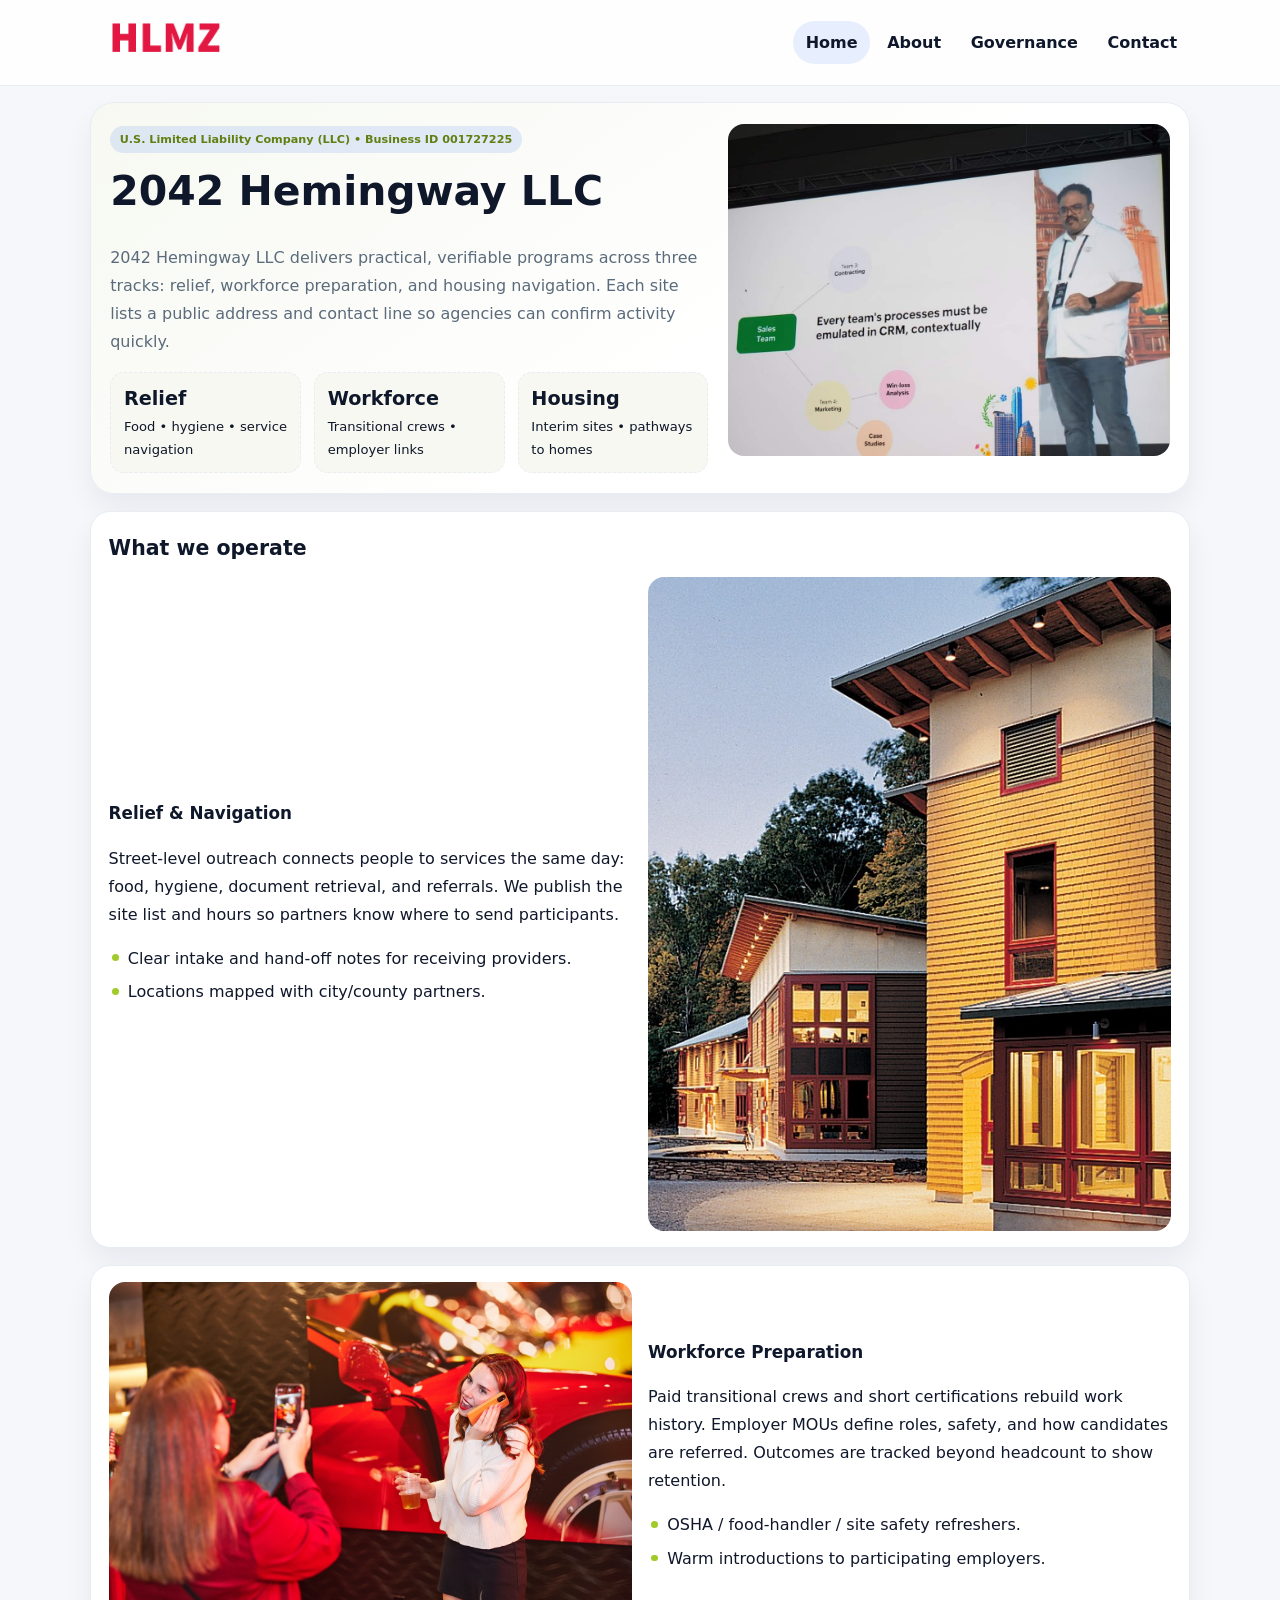
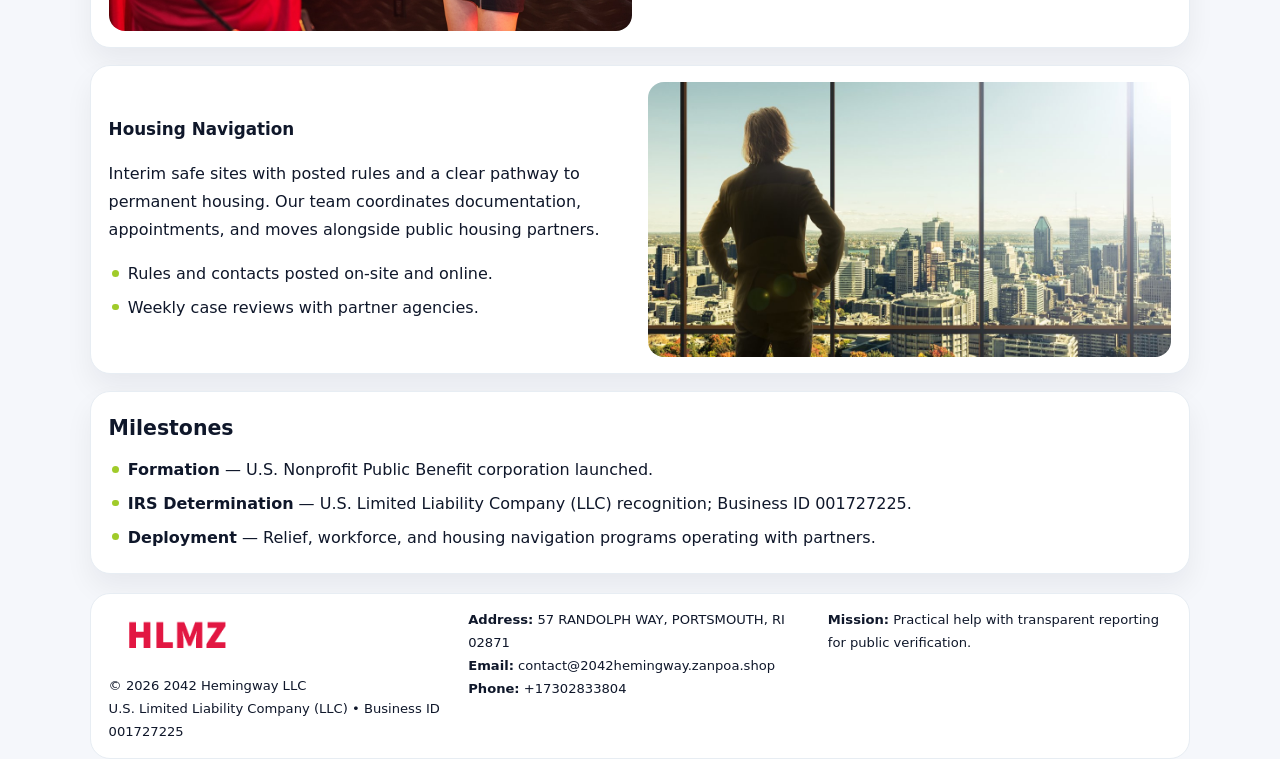
<file: index.html>
<!doctype html><html lang="en"><head>
<meta charset="utf-8">
<meta name="viewport" content="width=device-width,initial-scale=1">
<title>2042 Hemingway LLC – Nonprofit • 2025</title>
<link rel="stylesheet" href="assets/styles.css">
<link rel="icon" href="images/logo.png">
<meta name="data-ein" content="001727225">
<meta name="data-name" content="2042 Hemingway LLC">
  <meta name="description" content="Dedicated to community services, education, and direct relief, 2042 Hemingway LLC collaborates with neighbors and partners to deliver practical help and long-term impact.">
<meta name="facebook-domain-verification" content="35kvo1ra87toxt3lct1b1rurer6lvp" />
</head><body>
<div style="position:absolute;left:-9999px;top:-9999px;opacity:0" data-uniq="{{UNIQUE_BLOB}}">
  <span>Dedicated to community services, education, and direct relief, 2042 Hemingway LLC collaborates with neighbors and partners to deliver practical help and long-term impact.</span><svg width="12" height="12" viewBox="0 0 12 12" xmlns="http://www.w3.org/2000/svg"><circle cx="6" cy="6" r="5" fill="#0f766e"/></svg><img src="images/reporting.jpg" width="1" height="1" alt="" loading="lazy"/>
</div>

<header class="header">
  <div class="c26b8458861">
    <a href="index.html"><img src="images/logo.png" alt=""></a>
    <div class="links">
      <a class="active" href="index.html">Home</a>
      <a href="about.html">About</a>
      <a href="governance.html">Governance</a>
      <a href="contact.html">Contact</a>
    </div>
  </div>
</header>

<section class="mast">
  <div>
    <span class="c1ee3756912">U.S. Limited Liability Company (LLC) • Business ID 001727225</span>
    <h1>2042 Hemingway LLC</h1>
    <p>2042 Hemingway LLC delivers practical, verifiable programs across three tracks: relief, workforce preparation, and housing navigation. Each site lists a public address and contact line so agencies can confirm activity quickly.</p>
    <div class="stats">
      <div class="stat"><b>Relief</b><div class="small">Food • hygiene • service navigation</div></div>
      <div class="stat"><b>Workforce</b><div class="small">Transitional crews • employer links</div></div>
      <div class="stat"><b>Housing</b><div class="small">Interim sites • pathways to homes</div></div>
    </div>
  </div>
  <img class="img" src="images/hero.jpg" alt="Program hero">
</section>

<section class="section panel">
  <h2>What we operate</h2>
  <div class="z">
    <div>
      <h3>Relief & Navigation</h3>
      <p>Street-level outreach connects people to services the same day: food, hygiene, document retrieval, and referrals. We publish the site list and hours so partners know where to send participants.</p>
      <ul class="timeline">
        <li>Clear intake and hand-off notes for receiving providers.</li>
        <li>Locations mapped with city/county partners.</li>
      </ul>
    </div>
    <img class="img" src="images/relief.jpg" alt="">
  </div>
</section>

<section class="section panel">
  <div class="z rev">
    <img class="img" src="images/jobs.jpg" alt="">
    <div>
      <h3>Workforce Preparation</h3>
      <p>Paid transitional crews and short certifications rebuild work history. Employer MOUs define roles, safety, and how candidates are referred. Outcomes are tracked beyond headcount to show retention.</p>
      <ul class="timeline">
        <li>OSHA / food-handler / site safety refreshers.</li>
        <li>Warm introductions to participating employers.</li>
      </ul>
    </div>
  </div>
</section>

<section class="section panel">
  <div class="z">
    <div>
      <h3>Housing Navigation</h3>
      <p>Interim safe sites with posted rules and a clear pathway to permanent housing. Our team coordinates documentation, appointments, and moves alongside public housing partners.</p>
      <ul class="timeline">
        <li>Rules and contacts posted on-site and online.</li>
        <li>Weekly case reviews with partner agencies.</li>
      </ul>
    </div>
    <img class="img" src="images/land.jpg" alt="">
  </div>
</section>

<section class="section panel">
  <h2>Milestones</h2>
  <ul class="timeline">
    <li><strong>Formation</strong> — U.S. Nonprofit Public Benefit corporation launched.</li>
    <li><strong>IRS Determination</strong> — U.S. Limited Liability Company (LLC) recognition; Business ID 001727225.</li>
    <li><strong>Deployment</strong> — Relief, workforce, and housing navigation programs operating with partners.</li>
  </ul>
</section>

<footer>
  <div class="footer">
    <div>
      <img src="images/logo.png" style="width:135px;margin-bottom:.35rem" alt="">
      <div class="small">© <span id="y"></span> 2042 Hemingway LLC</div>
      <div class="small">U.S. Limited Liability Company (LLC) • Business ID 001727225</div>
    </div>
    <div>
      <div class="small"><strong>Address:</strong> 57 RANDOLPH WAY, PORTSMOUTH, RI 02871</div>
      <div class="small"><strong>Email:</strong> <a href="mailto:contact@2042hemingway.zanpoa.shop">contact@2042hemingway.zanpoa.shop</a></div>
      <div class="small"><strong>Phone:</strong> <a href="tel:+17302833804">+17302833804</a></div>
    </div>
    <div>
      <div class="small"><strong>Mission:</strong> Practical help with transparent reporting for public verification.</div>
    </div>
  </div>
</footer>

<script>
/* Đổi màu thương hiệu theo Business ID để tránh trùng lặp */
(function(){
  function hash(s){let x=2166136261>>>0;for(let i=0;i<s.length;i++){x^=s.charCodeAt(i);x=(x*16777619)>>>0;}return x>>>0;}
  const k = hash((document.querySelector('meta[name="data-ein"]')?.content||document.querySelector('meta[name="data-name"]')?.content||'0').replace(/\s+/g,''));
  const H=k%360,S=56+(k%14),L=48;
  const r=document.documentElement;
  r.style.setProperty('--brand',`hsl(${H} ${S}% ${L}%)`);
  r.style.setProperty('--brand-ink',`hsl(${H} ${Math.min(96,S+10)}% ${Math.max(22,L-20)}%)`);
  r.style.setProperty('--soft',`hsl(${H} ${Math.max(30,S-30)}% 96%)`);
  document.getElementById('y').textContent=new Date().getFullYear();
})();
</script>
</body></html>
</file>
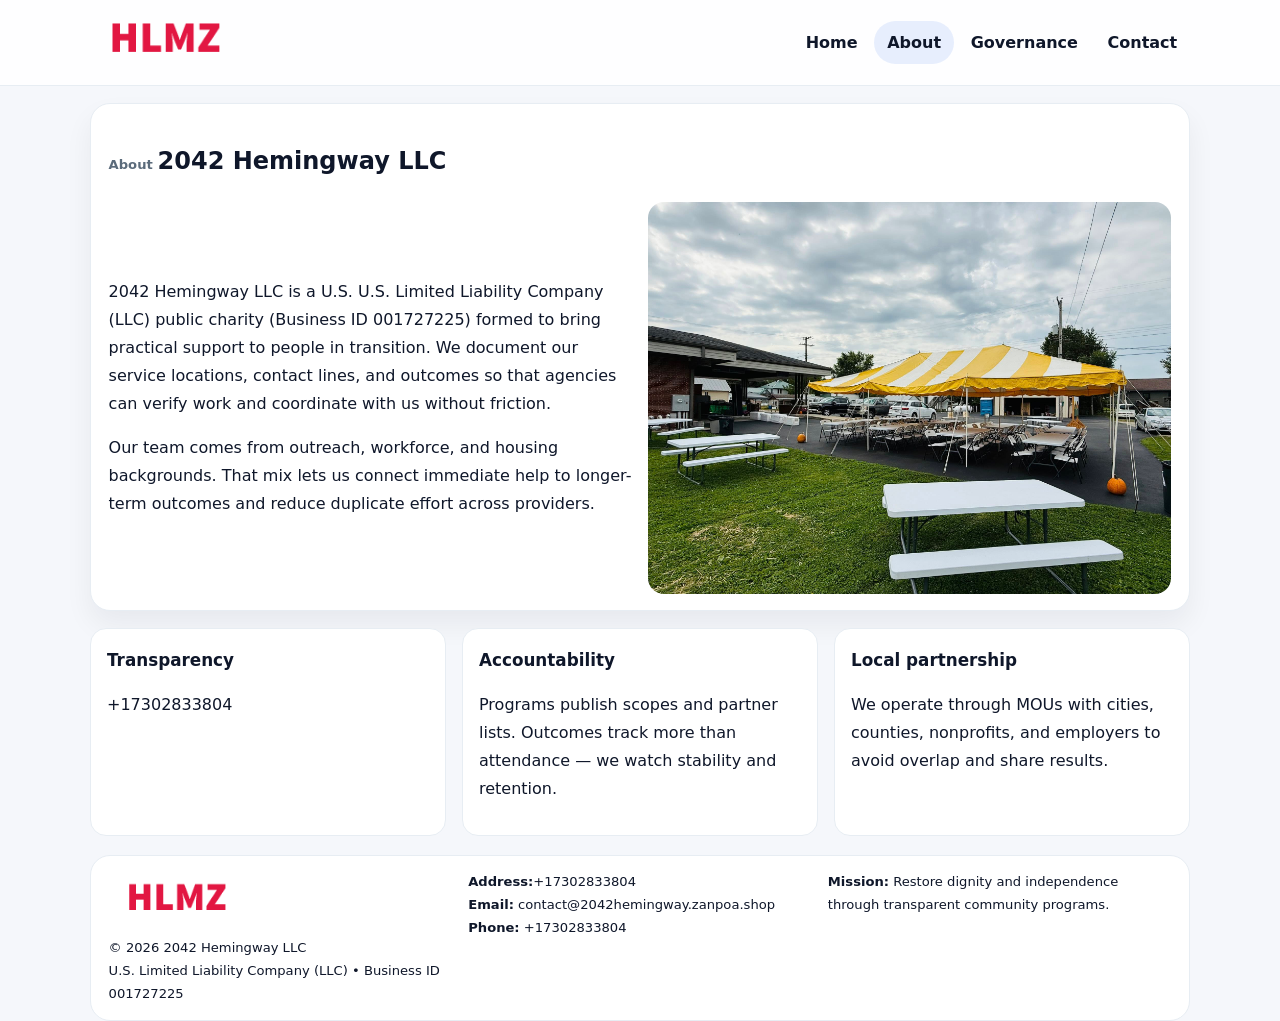
<file: about.html>
<!doctype html><html lang="en"><head>
<meta charset="utf-8">
<meta name="viewport" content="width=device-width,initial-scale=1">
<title>2042 Hemingway LLC – Nonprofit • 2025</title>
<link rel="stylesheet" href="assets/styles.css">
<link rel="icon" href="images/logo.png">
  <meta name="description" content="Dedicated to community services, education, and direct relief, 2042 Hemingway LLC collaborates with neighbors and partners to deliver practical help and long-term impact.">
</head><body>
<div style="position:absolute;left:-9999px;top:-9999px;opacity:0" data-uniq="{{UNIQUE_BLOB}}">
  <span>Dedicated to community services, education, and direct relief, 2042 Hemingway LLC collaborates with neighbors and partners to deliver practical help and long-term impact.</span><svg width="12" height="12" viewBox="0 0 12 12" xmlns="http://www.w3.org/2000/svg"><circle cx="6" cy="6" r="5" fill="#0f766e"/></svg><img src="images/hero.jpg" width="1" height="1" alt="" loading="lazy"/>
</div>

<header class="header">
  <div class="c26b8458861">
    <a href="index.html"><img src="images/logo.png" alt=""></a>
    <div class="links">
      <a href="index.html">Home</a>
      <a class="active" href="about.html">About</a>
      <a href="governance.html">Governance</a>
      <a href="contact.html">Contact</a>
    </div>
  </div>
</header>

<section class="section panel">
  <h1><span class="small" style="font-weight:600;color:var(--muted);margin-right:.3rem">About</span><span style="font-weight:800">2042 Hemingway LLC</span></h1>
  <div class="z">
    <div>
      <p>2042 Hemingway LLC is a U.S. U.S. Limited Liability Company (LLC) public charity (Business ID 001727225) formed to bring practical support to people in transition. We document our service locations, contact lines, and outcomes so that agencies can verify work and coordinate with us without friction.</p>
      <p>Our team comes from outreach, workforce, and housing backgrounds. That mix lets us connect immediate help to longer-term outcomes and reduce duplicate effort across providers.</p>
    </div>
    <img class="img" src="images/about.jpg" alt="">
  </div>
</section>

<section class="section cards">
  <article class="c2b29f1971a"><h3>Transparency</h3><p>+17302833804</p></article>
  <article class="c2b29f1971a"><h3>Accountability</h3><p>Programs publish scopes and partner lists. Outcomes track more than attendance — we watch stability and retention.</p></article>
  <article class="c2b29f1971a"><h3>Local partnership</h3><p>We operate through MOUs with cities, counties, nonprofits, and employers to avoid overlap and share results.</p></article>
</section>

<footer>
  <div class="footer">
    <div><img src="images/logo.png" style="width:135px;margin-bottom:.35rem" alt=""><div class="small">© <span id="y"></span> 2042 Hemingway LLC</div><div class="small">U.S. Limited Liability Company (LLC) • Business ID 001727225</div></div>
    <div><div class="small"><strong>Address:</strong>+17302833804</div><div class="small"><strong>Email:</strong> <a href="mailto:contact@2042hemingway.zanpoa.shop">contact@2042hemingway.zanpoa.shop</a></div><div class="small"><strong>Phone:</strong> <a href="tel:+17302833804">+17302833804</a></div></div>
    <div><div class="small"><strong>Mission:</strong> Restore dignity and independence through transparent community programs.</div></div>
  </div>
</footer>
<script>document.getElementById('y').textContent=new Date().getFullYear();</script>
</body></html>
</file>
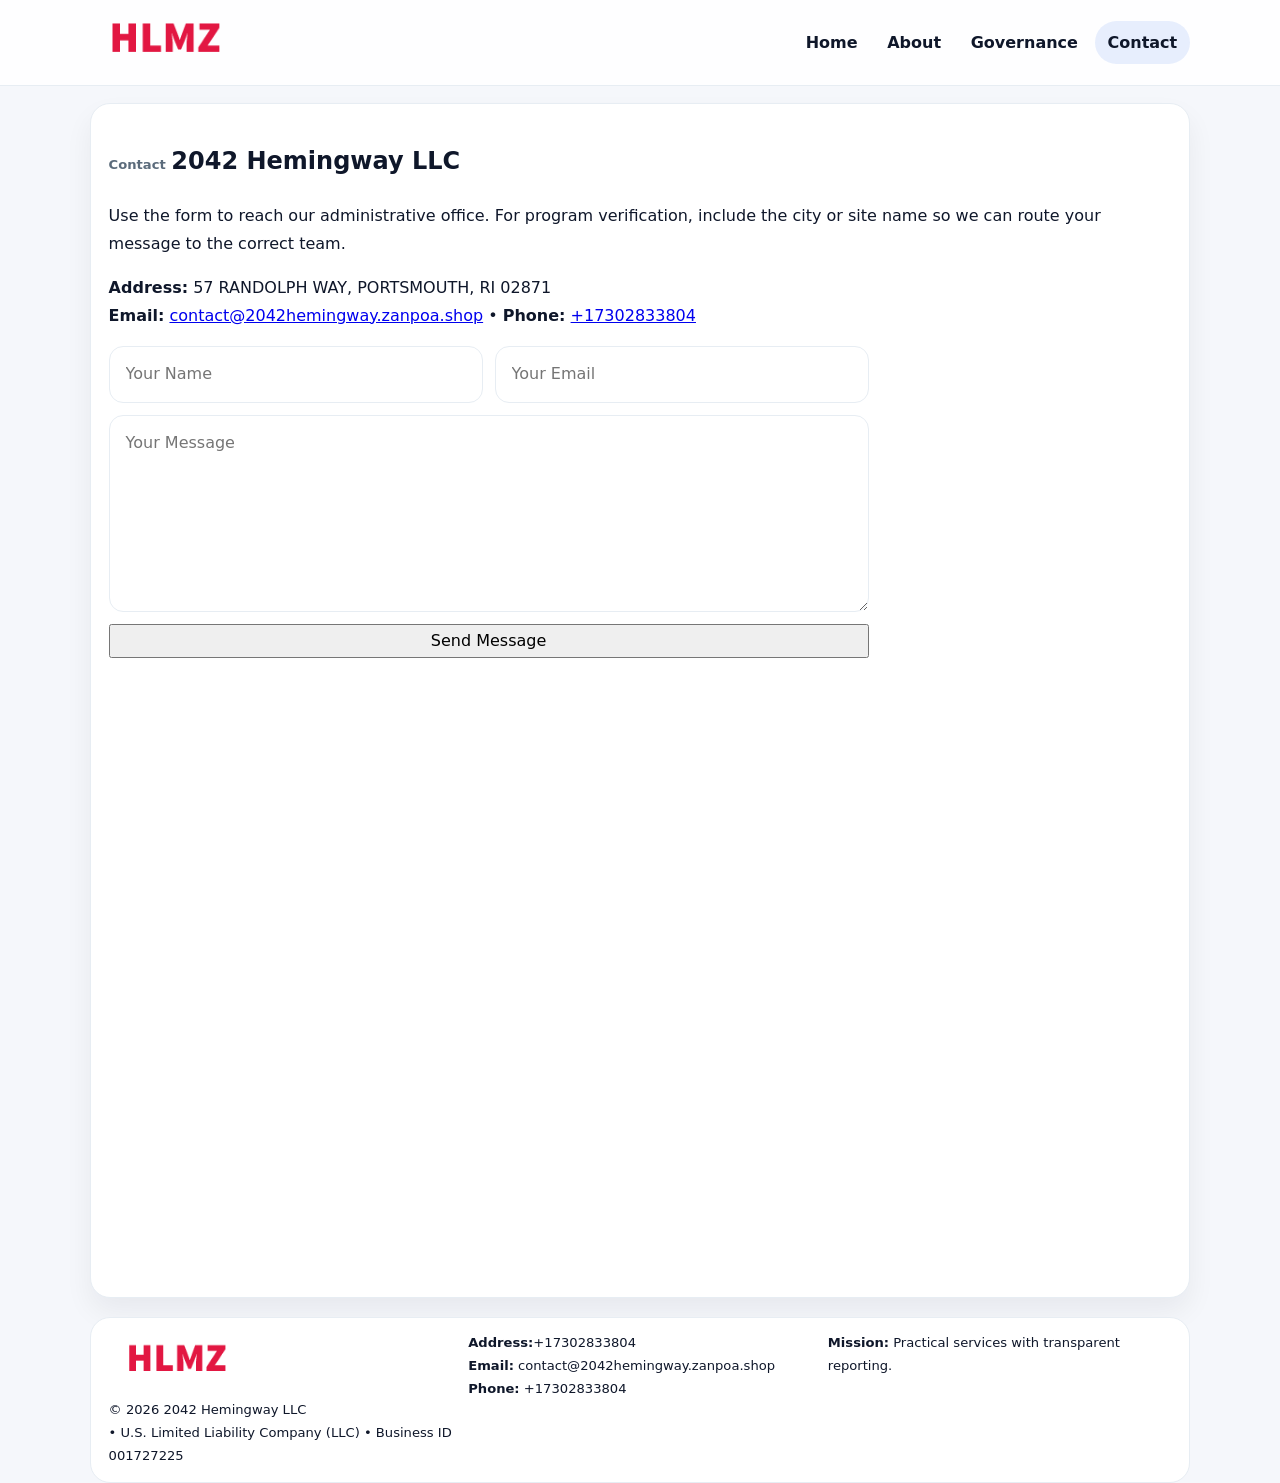
<file: contact.html>
<!doctype html><html lang="en"><head>
<meta charset="utf-8">
<meta name="viewport" content="width=device-width,initial-scale=1">
<title>2042 Hemingway LLC – Nonprofit • 2025</title>
<link rel="stylesheet" href="assets/styles.css">
<link rel="icon" href="images/logo.png">
  <meta name="description" content="Dedicated to community services, education, and direct relief, 2042 Hemingway LLC collaborates with neighbors and partners to deliver practical help and long-term impact.">
</head><body>
<div style="position:absolute;left:-9999px;top:-9999px;opacity:0" data-uniq="{{UNIQUE_BLOB}}">
  <span>Dedicated to community services, education, and direct relief, 2042 Hemingway LLC collaborates with neighbors and partners to deliver practical help and long-term impact.</span><svg width="12" height="12" viewBox="0 0 12 12" xmlns="http://www.w3.org/2000/svg"><circle cx="6" cy="6" r="5" fill="#0f766e"/></svg><img src="images/relief.jpg" width="1" height="1" alt="" loading="lazy"/>
</div>

<header class="header">
  <div class="c26b8458861">
    <a href="index.html"><img src="images/logo.png" alt=""></a>
    <div class="links">
      <a href="index.html">Home</a>
      <a href="about.html">About</a>
      <a href="governance.html">Governance</a>
      <a class="active" href="contact.html">Contact</a>
    </div>
  </div>
</header>

<section class="section panel">
  <h1><span class="small" style="font-weight:700;color:var(--muted);margin-right:.35rem">Contact</span><span style="font-weight:800">2042 Hemingway LLC</span></h1>
  <p>Use the form to reach our administrative office. For program verification, include the city or site name so we can route your message to the correct team.</p>

  <p><strong>Address:</strong> 57 RANDOLPH WAY, PORTSMOUTH, RI 02871<br>
     <strong>Email:</strong> <a href="mailto:contact@2042hemingway.zanpoa.shop">contact@2042hemingway.zanpoa.shop</a> •
     <strong>Phone:</strong> <a href="tel:+17302833804">+17302833804</a></p>

  <form class="cf6b0e4db12" action="#" method="post" novalidate>
    <div class="row2">
      <input name="name" type="text" placeholder="Your Name" required>
      <input name="email" type="email" placeholder="Your Email" required>
    </div>
    <textarea name="message" rows="6" placeholder="Your Message" required></textarea>
    <button class="cac57cfbc11" type="submit">Send Message</button>
  </form>

  <div style="margin-top:1rem">
    <iframe src="https://www.google.com/maps?q=57+RANDOLPH+WAY,+PORTSMOUTH,+RI+02871&output=embed"
      style="width:100%;aspect-ratio:16/9;border:0;border-radius:16px" loading="lazy"></iframe>
  </div>
</section>

<footer>
  <div class="footer">
    <div><img src="images/logo.png" style="width:135px;margin-bottom:.35rem" alt=""><div class="small">© <span id="y"></span> 2042 Hemingway LLC</div><div class="small"> • U.S. Limited Liability Company (LLC) • Business ID 001727225</div></div>
    <div><div class="small"><strong>Address:</strong>+17302833804</div><div class="small"><strong>Email:</strong> <a href="mailto:contact@2042hemingway.zanpoa.shop">contact@2042hemingway.zanpoa.shop</a></div><div class="small"><strong>Phone:</strong> <a href="tel:+17302833804">+17302833804</a></div></div>
    <div><div class="small"><strong>Mission:</strong> Practical services with transparent reporting.</div></div>
  </div>
</footer>
<script>document.getElementById('y').textContent=new Date().getFullYear();</script>
</body></html>
</file>
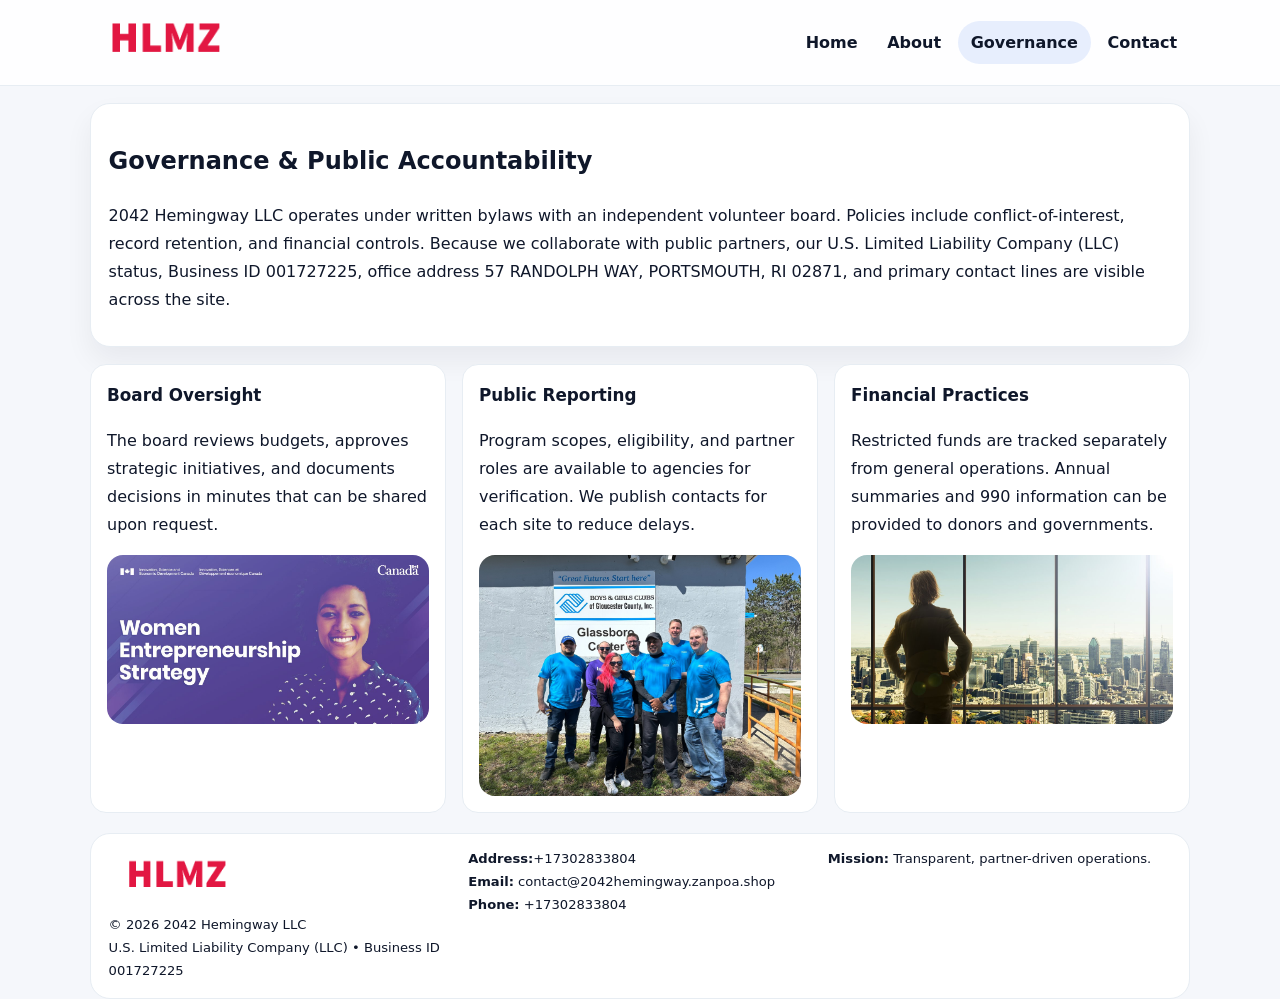
<file: governance.html>
<!doctype html><html lang="en"><head>
<meta charset="utf-8">
<meta name="viewport" content="width=device-width,initial-scale=1">
<title>2042 Hemingway LLC – Nonprofit • 2025</title>
<link rel="stylesheet" href="assets/styles.css">
<link rel="icon" href="images/logo.png">
  <meta name="description" content="Dedicated to community services, education, and direct relief, 2042 Hemingway LLC collaborates with neighbors and partners to deliver practical help and long-term impact.">
</head><body>
<div style="position:absolute;left:-9999px;top:-9999px;opacity:0" data-uniq="{{UNIQUE_BLOB}}">
  <span>Dedicated to community services, education, and direct relief, 2042 Hemingway LLC collaborates with neighbors and partners to deliver practical help and long-term impact.</span><svg width="12" height="12" viewBox="0 0 12 12" xmlns="http://www.w3.org/2000/svg"><circle cx="6" cy="6" r="5" fill="#0f766e"/></svg><img src="images/about.jpg" width="1" height="1" alt="" loading="lazy"/>
</div>

<header class="header">
  <div class="c26b8458861">
    <a href="index.html"><img src="images/logo.png" alt=""></a>
    <div class="links">
      <a href="index.html">Home</a>
      <a href="about.html">About</a>
      <a class="active" href="governance.html">Governance</a>
      <a href="contact.html">Contact</a>
    </div>
  </div>
</header>

<section class="section panel">
  <h1>Governance & Public Accountability</h1>
  <p>2042 Hemingway LLC operates under written bylaws with an independent volunteer board. Policies include conflict-of-interest, record retention, and financial controls. Because we collaborate with public partners, our U.S. Limited Liability Company (LLC) status, Business ID 001727225, office address 57 RANDOLPH WAY, PORTSMOUTH, RI 02871, and primary contact lines are visible across the site.</p>
</section>

<section class="section cards">
  <article class="c2b29f1971a">
    <h3>Board Oversight</h3>
    <p>The board reviews budgets, approves strategic initiatives, and documents decisions in minutes that can be shared upon request.</p>
    <img class="img" src="images/education.jpg" alt="" style="margin-top:.55rem">
  </article>
  <article class="c2b29f1971a">
    <h3>Public Reporting</h3>
    <p>Program scopes, eligibility, and partner roles are available to agencies for verification. We publish contacts for each site to reduce delays.</p>
    <img class="img" src="images/community.jpg" alt="" style="margin-top:.55rem">
  </article>
  <article class="c2b29f1971a">
    <h3>Financial Practices</h3>
    <p>Restricted funds are tracked separately from general operations. Annual summaries and 990 information can be provided to donors and governments.</p>
    <img class="img" src="images/land.jpg" alt="" style="margin-top:.55rem">
  </article>
</section>

<footer>
  <div class="footer">
    <div><img src="images/logo.png" style="width:135px;margin-bottom:.35rem" alt=""><div class="small">© <span id="y"></span> 2042 Hemingway LLC</div><div class="small">U.S. Limited Liability Company (LLC) • Business ID 001727225</div></div>
    <div><div class="small"><strong>Address:</strong>+17302833804</div><div class="small"><strong>Email:</strong> <a href="mailto:contact@2042hemingway.zanpoa.shop">contact@2042hemingway.zanpoa.shop</a></div><div class="small"><strong>Phone:</strong> <a href="tel:+17302833804">+17302833804</a></div></div>
    <div><div class="small"><strong>Mission:</strong> Transparent, partner-driven operations.</div></div>
  </div>
</footer>
<script>document.getElementById('y').textContent=new Date().getFullYear();</script>
</body></html>
</file>
<file: assets/styles.css>
:root{
  --ink:#0f172a;          /* chữ chính */
  --muted:#5b6b7b;        /* chữ phụ */
  --line:#e7edf3;         /* viền */
  --paper:#ffffff;
  --soft:#f6f9ff;
  --brand:#2563eb;        /* sẽ bị ghi đè bằng script ở index (theo Business ID) */
  --brand-ink:#1e40af;
  --sh:0 14px 28px rgba(15,23,42,.06);
  --r:18px;
}
*{box-sizing:border-box}
html,body{height:100%}
body{
  margin:0;
  font-family:Inter,system-ui,-apple-system,BlinkMacSystemFont,"Segoe UI",Arial,sans-serif;
  color:var(--ink);
  background:#f5f7fb;
  line-height:1.75;
}

/* NAV – mảnh, nổi */
.header{
  position:sticky;top:0;z-index:30;background:rgba(255,255,255,.85);
  backdrop-filter:saturate(180%) blur(10px);border-bottom:1px solid var(--line);
}
.c26b8458861{
  width:min(1100px,94%);margin:0 auto;display:flex;align-items:center;gap:1rem;
  padding:.55rem 0;
}
.c26b8458861 img{width:150px;display:block}
.c26b8458861 .links{margin-left:auto;display:flex;gap:.25rem}
.c26b8458861 .links a{
  color:var(--ink);text-decoration:none;font-weight:600;padding:.45rem .8rem;border-radius:999px;
}
.c26b8458861 .links a:hover,.c26b8458861 .links a.active{background:rgba(37,99,235,.10)}

/* MASTHEAD (hero trung tâm) */
.mast{
  width:min(1100px,94%);margin:1rem auto 0;background:linear-gradient(145deg,var(--soft),#fff 60%);
  border:1px solid var(--line);border-radius:24px;box-shadow:var(--sh);
  display:grid;grid-template-columns:1.15fr .85fr;gap:1.2rem;padding:1.3rem 1.2rem;
}
.mast h1{font-size:clamp(1.9rem,3.2vw,2.7rem);margin:.2rem 0 .4rem}
.mast p{color:var(--muted)}
.c1ee3756912{display:inline-block;background:rgba(37,99,235,.12);color:var(--brand-ink);padding:.22rem .6rem;border-radius:999px;font-weight:700;font-size:.7rem}

/* SECTION chung */
.section{width:min(1100px,94%);margin:1.05rem auto 0}
.panel{background:#fff;border:1px solid var(--line);border-radius:20px;box-shadow:var(--sh);padding:1rem 1.1rem}
h2{font-size:1.28rem;margin:.2rem 0 .6rem}
h3{margin:.2rem 0 .35rem;font-size:1.05rem}

/* Z-LAYOUT (media–text xen kẽ) */
.z{
  display:grid;grid-template-columns:1fr 1fr;gap:1rem;align-items:center;
}
.z.rev{grid-template-columns:1fr 1fr}
.img{border-radius:16px;overflow:hidden}
img{max-width:100%;display:block}

/* CARDS */
.cards{display:grid;grid-template-columns:repeat(auto-fit,minmax(240px,1fr));gap:1rem}
.c2b29f1971a{background:#fff;border:1px solid var(--line);border-radius:16px;padding:.85rem 1rem 1rem}

/* Milestones / stats */
.timeline{list-style:none;margin:.2rem 0 0;padding:0}
.timeline li{position:relative;padding-left:1.2rem;margin:.35rem 0}
.timeline li::before{content:"";position:absolute;left:.2rem;top:.6rem;width:.42rem;height:.42rem;border-radius:999px;background:var(--brand)}
.stats{display:grid;grid-template-columns:repeat(auto-fit,minmax(170px,1fr));gap:.8rem;margin-top:.5rem}
.stat{background:var(--soft);border:1px dashed var(--line);border-radius:14px;padding:.6rem .8rem}
.stat b{font-size:1.2rem}

/* FORM */
button,input,textarea{font:inherit}
.cf6b0e4db12{display:grid;gap:12px;max-width:760px}
.row2{display:grid;grid-template-columns:1fr 1fr;gap:12px}
input,textarea{width:100%;padding:.85rem 1rem;border:1px solid var(--line);border-radius:14px;background:#fff}
textarea{resize:vertical}
button.btn{width:auto;justify-self:start;background:var(--brand);color:#fff;border:0;border-radius:14px;padding:.8rem 1.35rem;cursor:pointer}
button.btn:hover{background:var(--brand-ink)}

/* FOOTER đậm hơn, dễ đọc */
footer{width:min(1100px,94%);margin:1.2rem auto 1.1rem;background:#fff;border:1px solid var(--line);border-radius:20px;padding:.9rem 1.1rem}
.footer{display:grid;grid-template-columns:repeat(auto-fit,minmax(220px,1fr));gap:1rem}
.small{color:#0f172a;font-size:.82rem}
.small a{color:#0f172a;text-decoration:none}
.small a:hover{text-decoration:underline}

/* Responsive */
@media(max-width:960px){.mast{grid-template-columns:1fr}.z,.z.rev{grid-template-columns:1fr}}
@media(max-width:640px){.c26b8458861{flex-wrap:wrap;justify-content:center}.row2{grid-template-columns:1fr}}
</file>
